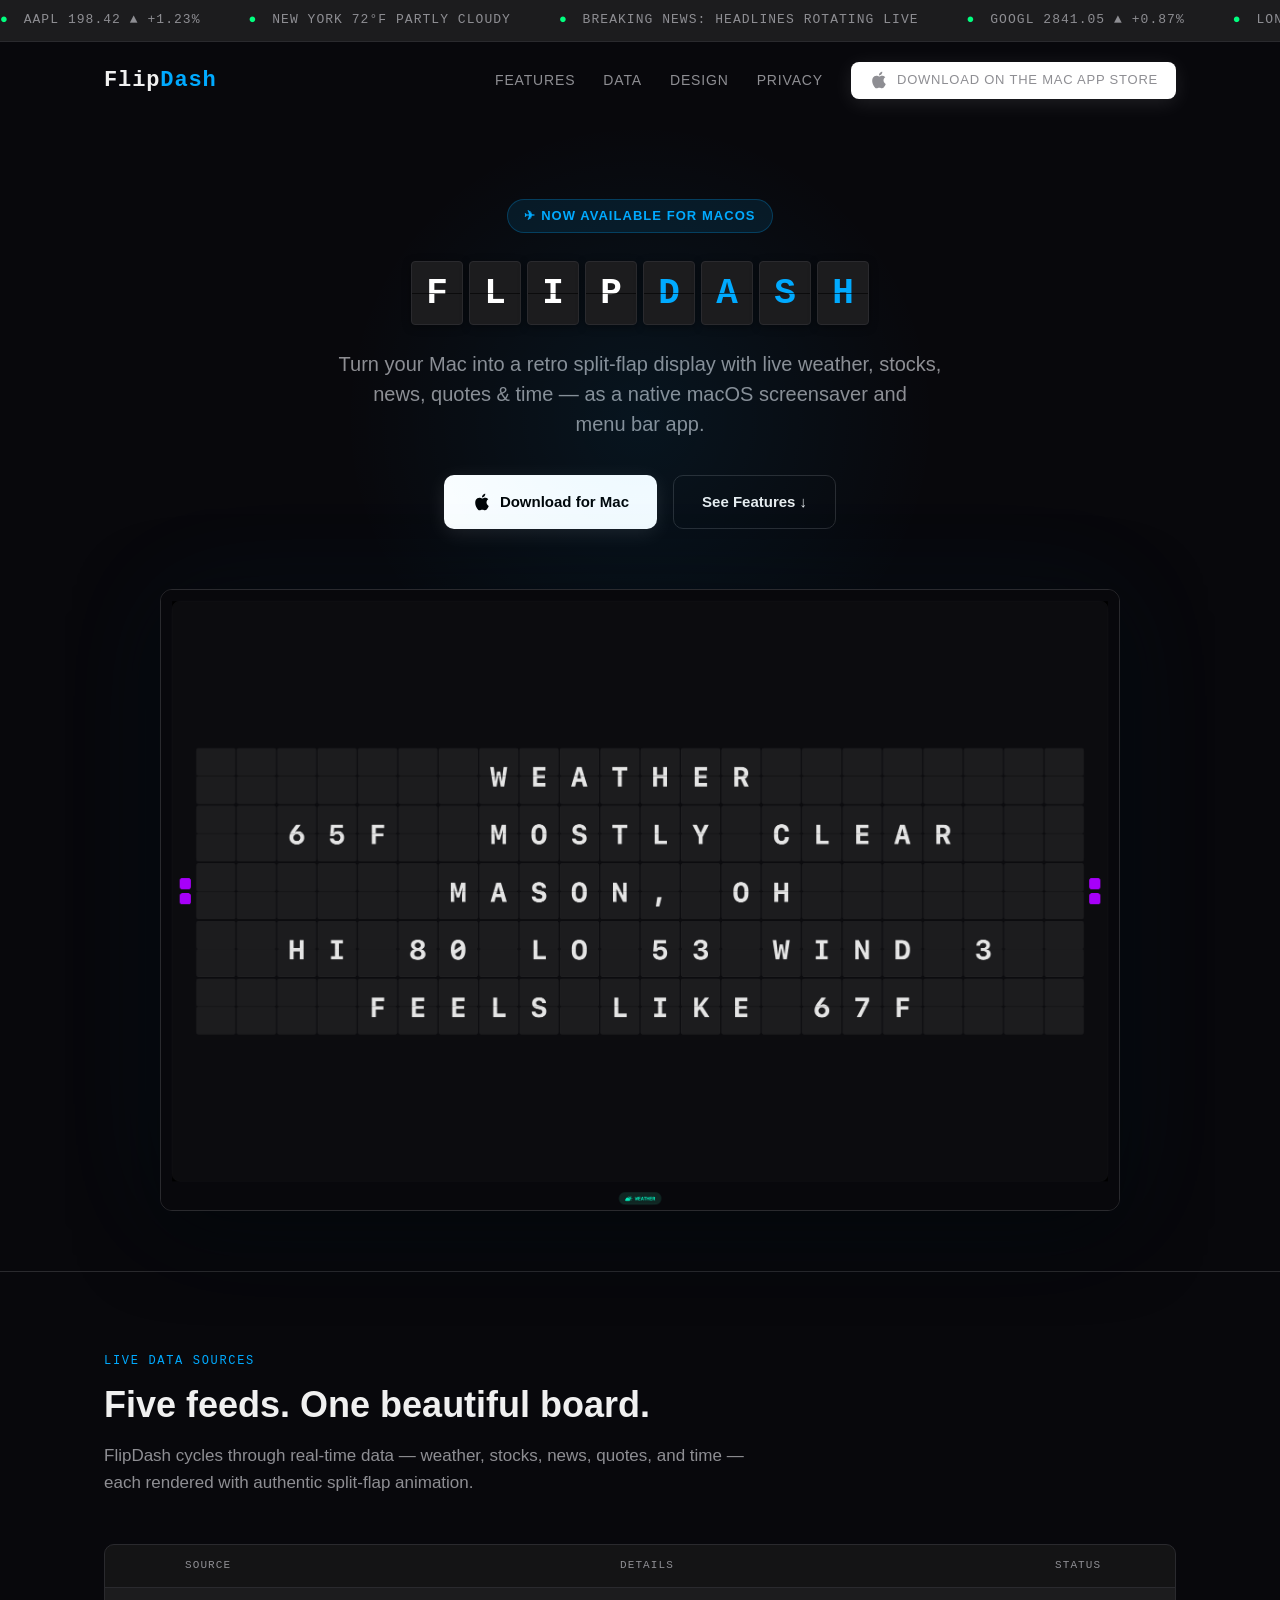
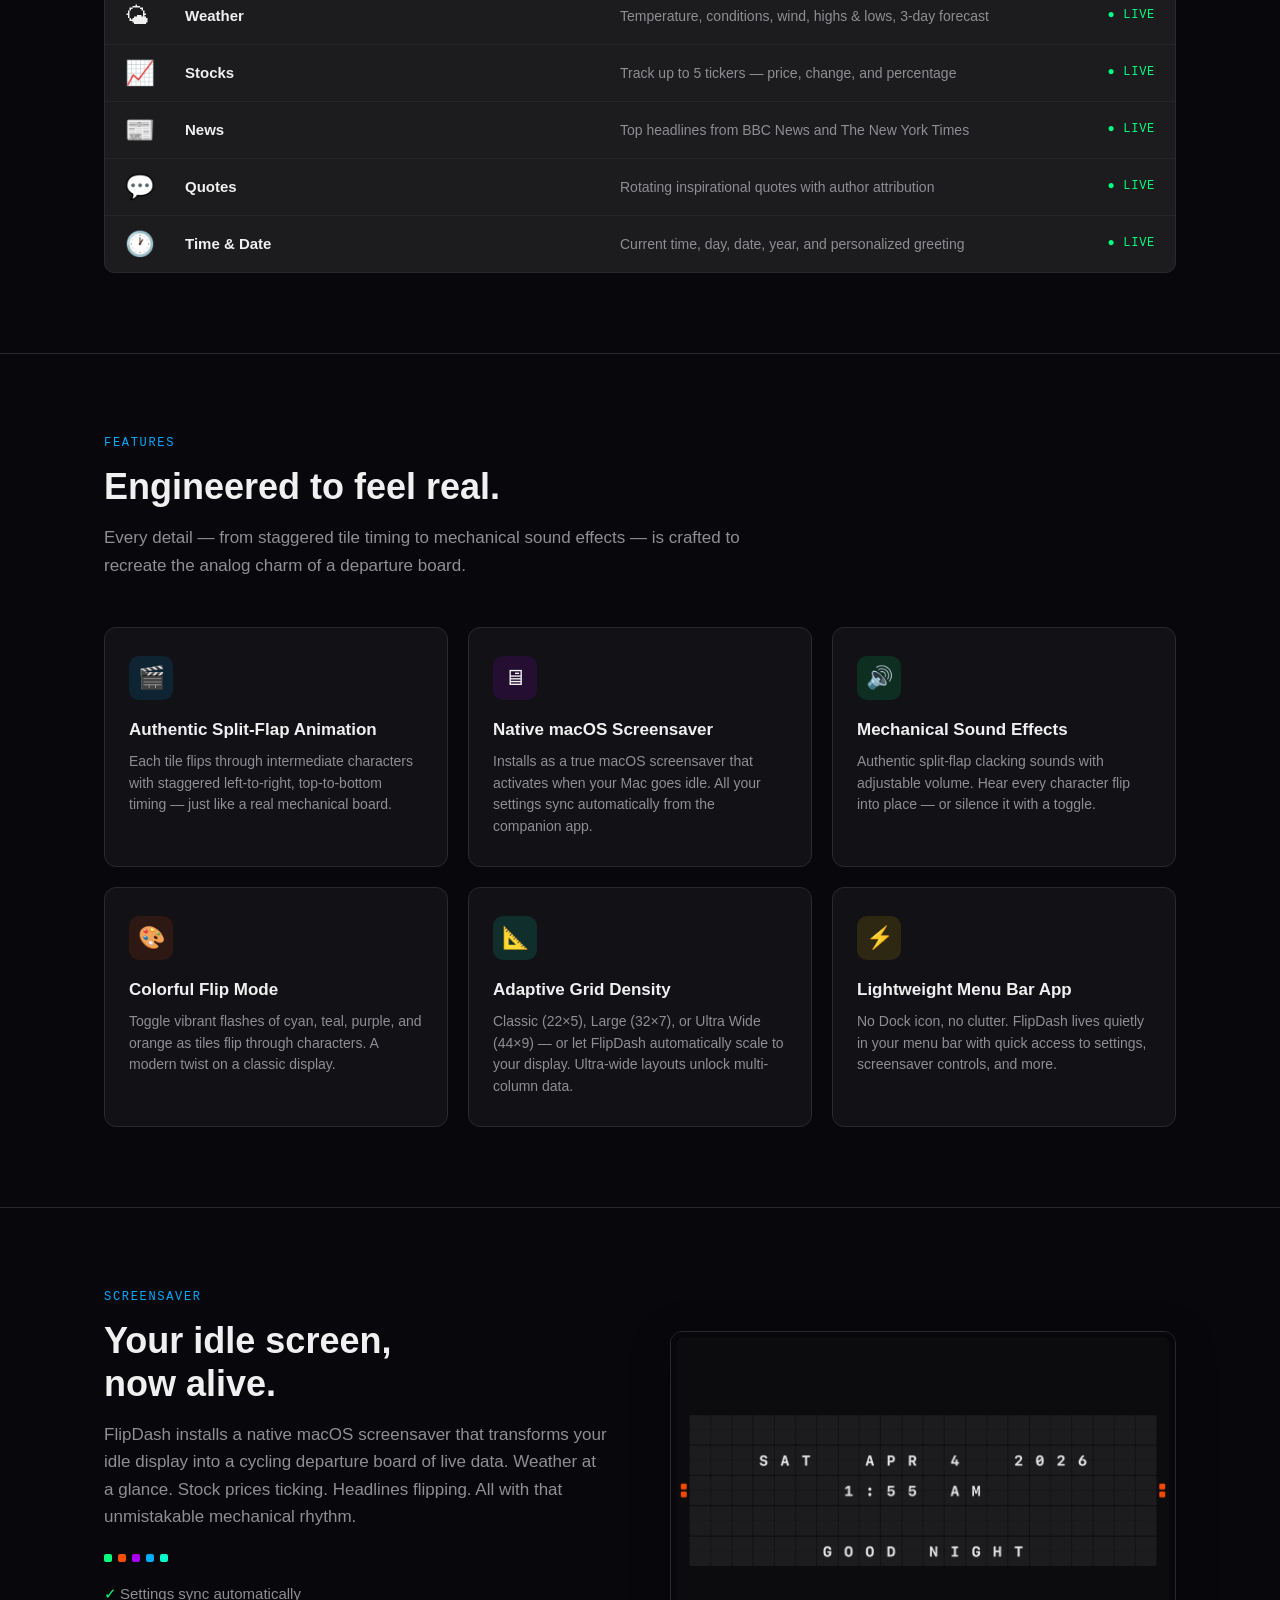
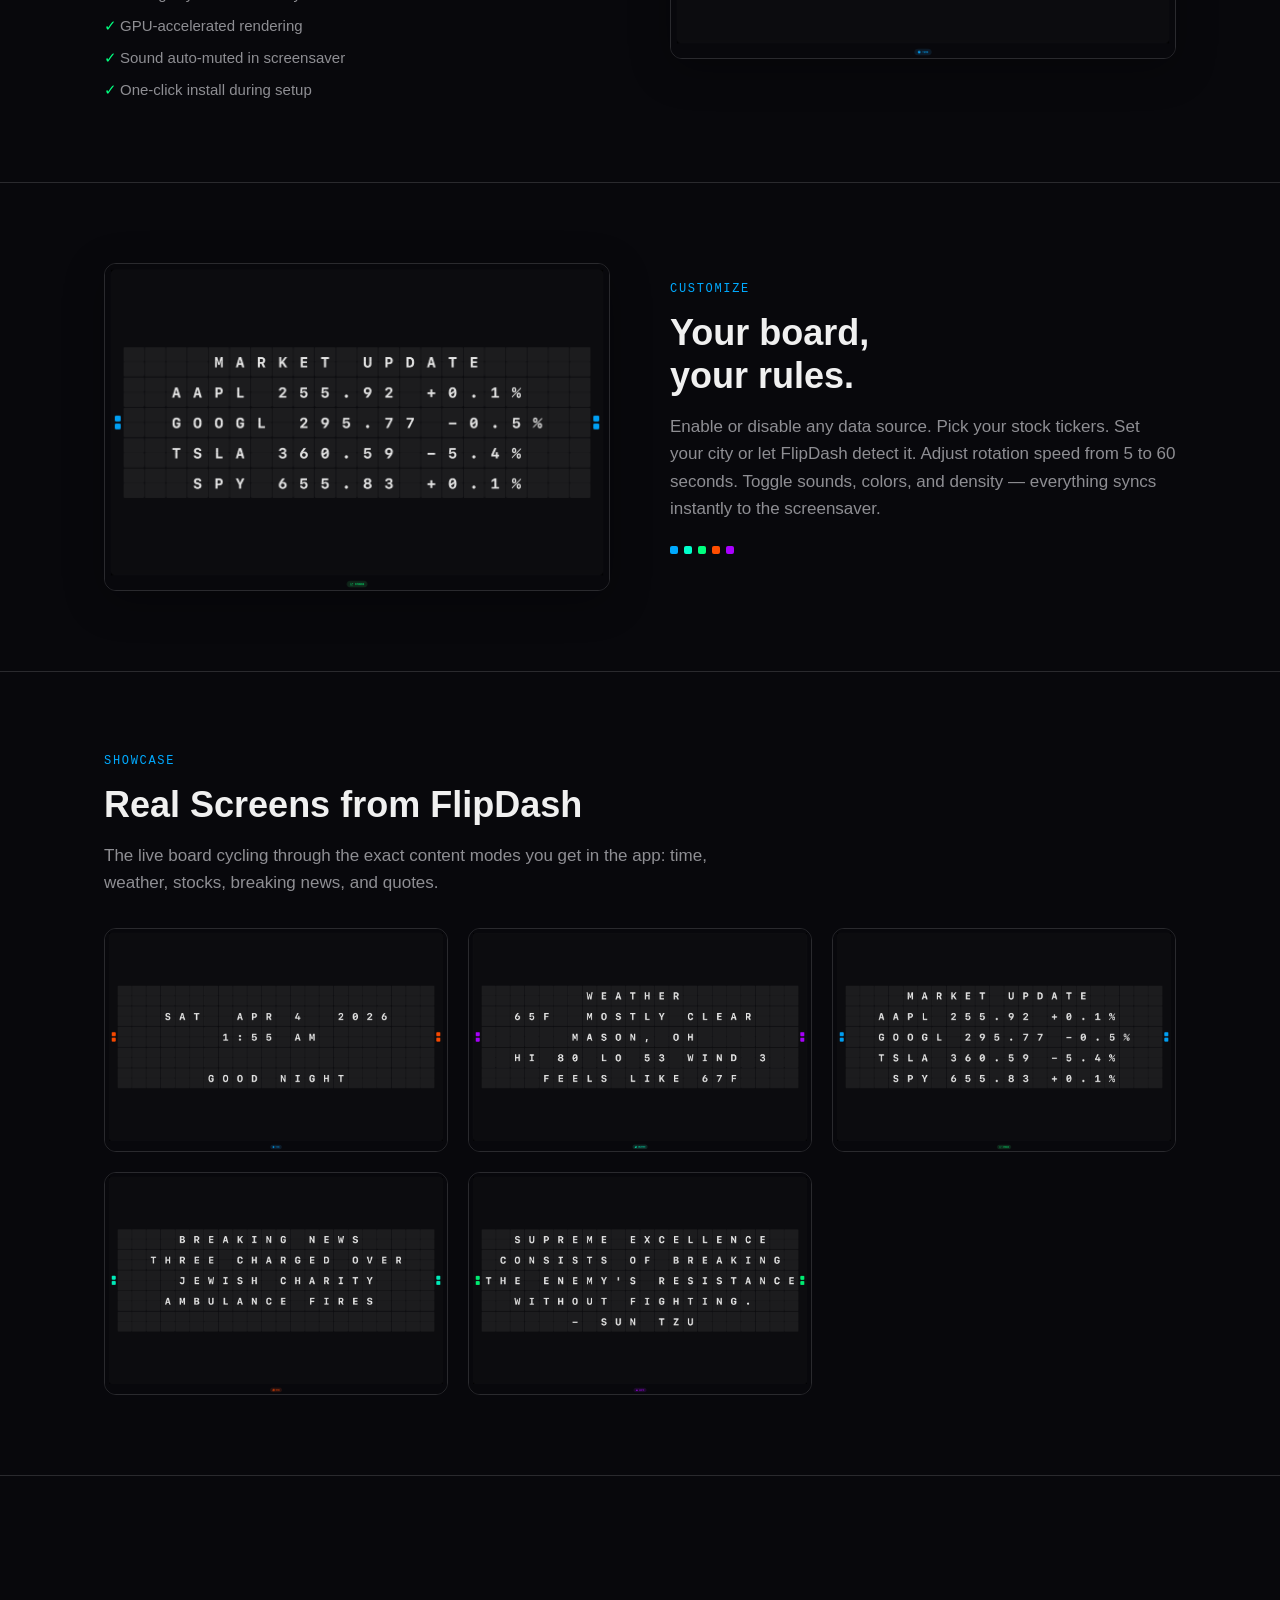
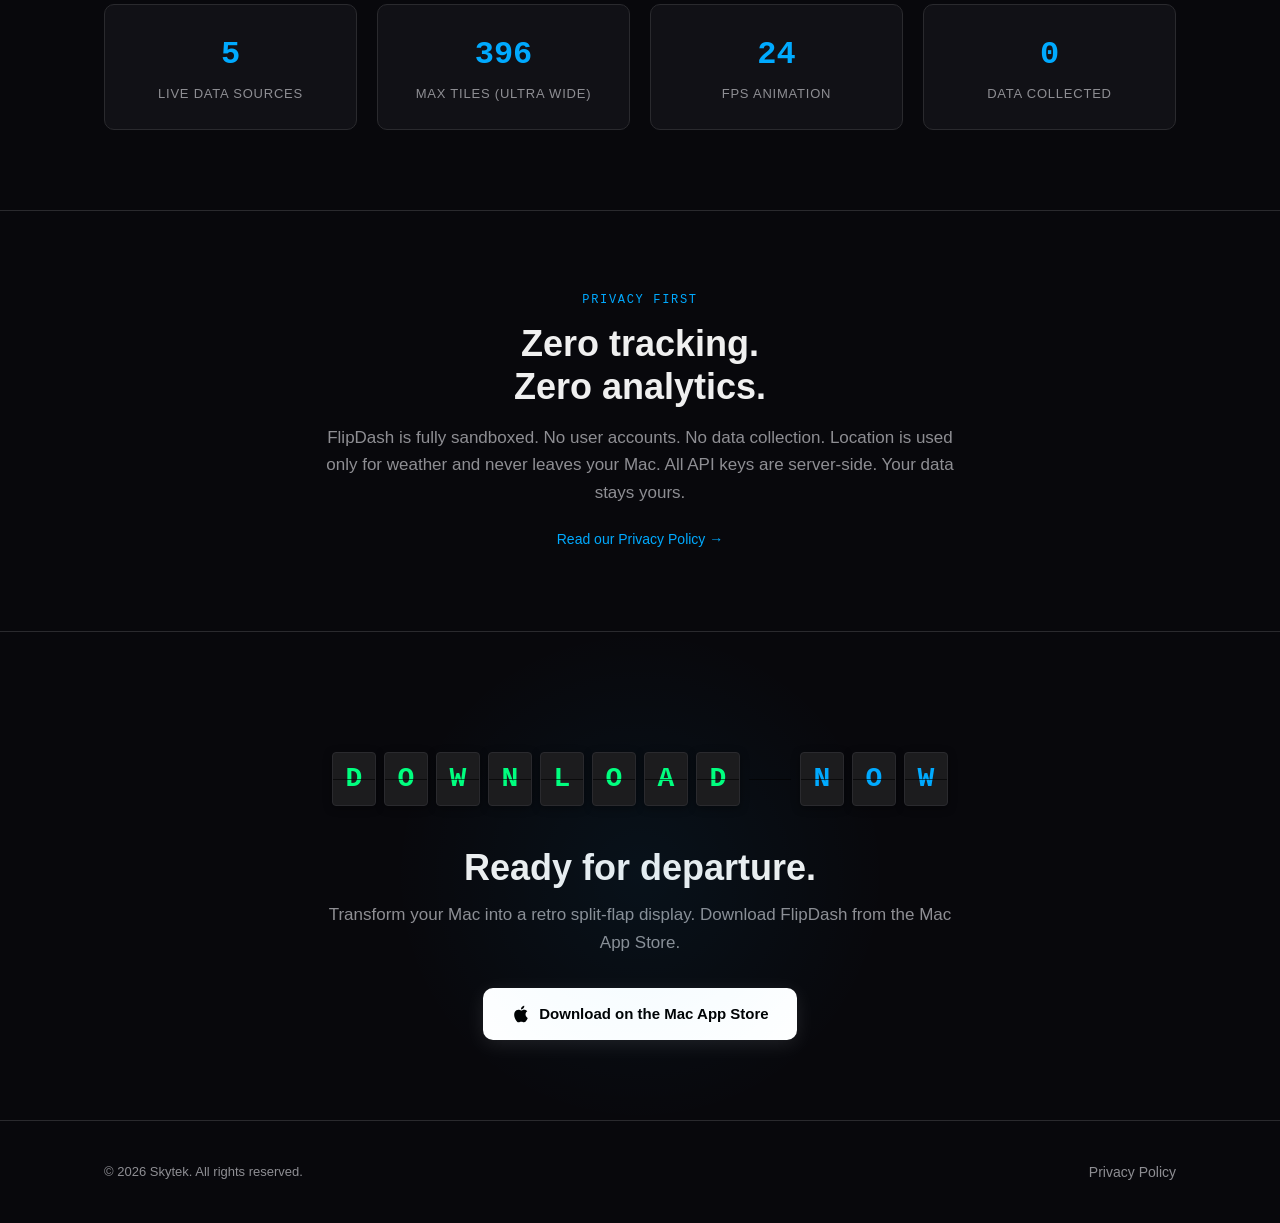
<file: index.html>
<!DOCTYPE html>
<html lang="en">
<head>
  <meta charset="UTF-8">
  <meta name="viewport" content="width=device-width, initial-scale=1.0">
  <title>FlipDash — Retro Split-Flap Display for Mac</title>
  <meta name="description" content="Transform your Mac into a stunning retro split-flap display with live weather, stocks, news, quotes & time. Native macOS screensaver and menu bar app.">
  <meta name="theme-color" content="#08080C">

  <!-- Open Graph -->
  <meta property="og:title" content="FlipDash — Retro Split-Flap Display for Mac">
  <meta property="og:description" content="Live weather, stocks, news, quotes & time — beautifully animated on a retro departure board. Native macOS screensaver.">
  <meta property="og:type" content="website">
  <!-- <meta property="og:image" content="images/og-image.png"> -->

  <link rel="stylesheet" href="style.css">
</head>
<body>

<!-- ====== Top Ticker Bar ====== -->
<div class="top-bar" aria-hidden="true">
  <div class="marquee">
    <span><span class="dot">●</span> AAPL 198.42 ▲ +1.23%</span>
    <span><span class="dot">●</span> NEW YORK  72°F  PARTLY CLOUDY</span>
    <span><span class="dot">●</span> BREAKING NEWS: HEADLINES ROTATING LIVE</span>
    <span><span class="dot">●</span> GOOGL 2841.05 ▲ +0.87%</span>
    <span><span class="dot">●</span> LONDON  18°C  OVERCAST</span>
    <span><span class="dot">●</span> "THE BEST TIME TO PLANT A TREE WAS 20 YEARS AGO" — PROVERB</span>
    <span><span class="dot">●</span> TSLA 412.30 ▲ +2.15%</span>
    <span><span class="dot">●</span> TOKYO  24°C  CLEAR SKY</span>
    <!-- duplicate for seamless loop -->
    <span><span class="dot">●</span> AAPL 198.42 ▲ +1.23%</span>
    <span><span class="dot">●</span> NEW YORK  72°F  PARTLY CLOUDY</span>
    <span><span class="dot">●</span> BREAKING NEWS: HEADLINES ROTATING LIVE</span>
    <span><span class="dot">●</span> GOOGL 2841.05 ▲ +0.87%</span>
    <span><span class="dot">●</span> LONDON  18°C  OVERCAST</span>
    <span><span class="dot">●</span> "THE BEST TIME TO PLANT A TREE WAS 20 YEARS AGO" — PROVERB</span>
    <span><span class="dot">●</span> TSLA 412.30 ▲ +2.15%</span>
    <span><span class="dot">●</span> TOKYO  24°C  CLEAR SKY</span>
  </div>
</div>

<!-- ====== Nav ====== -->
<header class="container">
  <nav class="site-nav">
    <div class="logo">Flip<span class="accent">Dash</span></div>
    <div class="nav-links">
      <a href="#features">Features</a>
      <a href="#data-sources">Data</a>
      <a href="#design">Design</a>
      <a href="privacy.html">Privacy</a>
      <!-- Replace # with your Mac App Store link -->
      <a href="#download" class="btn btn-primary btn-sm" style="padding:8px 18px;font-size:13px;border-radius:8px;">
        <svg viewBox="0 0 24 24" fill="currentColor"><path d="M18.71 19.5c-.83 1.24-1.71 2.45-3.05 2.47-1.34.03-1.77-.79-3.29-.79-1.53 0-2 .77-3.27.82-1.31.05-2.3-1.32-3.14-2.53C4.25 17 2.94 12.45 4.7 9.39c.87-1.52 2.43-2.48 4.12-2.51 1.28-.02 2.5.87 3.29.87.78 0 2.26-1.07 3.8-.91.65.03 2.47.26 3.64 1.98-.09.06-2.17 1.28-2.15 3.81.03 3.02 2.65 4.03 2.68 4.04-.03.07-.42 1.44-1.38 2.83M13 3.5c.73-.83 1.94-1.46 2.94-1.5.13 1.17-.34 2.35-1.04 3.19-.69.85-1.83 1.51-2.95 1.42-.15-1.15.41-2.35 1.05-3.11z"/></svg>
        Download on the Mac App Store
      </a>
    </div>
  </nav>
</header>

<!-- ====== Hero ====== -->
<section class="hero">
  <div class="container">
    <div class="hero-badge">✈ Now Available for macOS</div>

    <!-- Split-flap title: FLIPDASH -->
    <div class="flap-title" aria-label="FlipDash">
      <span class="flap-char">F</span>
      <span class="flap-char">L</span>
      <span class="flap-char">I</span>
      <span class="flap-char">P</span>
      <span class="flap-char" style="color:var(--cyan);">D</span>
      <span class="flap-char" style="color:var(--cyan);">A</span>
      <span class="flap-char" style="color:var(--cyan);">S</span>
      <span class="flap-char" style="color:var(--cyan);">H</span>
    </div>

    <p class="hero-sub">
      Turn your Mac into a retro split-flap display with live weather, stocks, news, quotes &amp; time — as a native macOS screensaver and menu&nbsp;bar&nbsp;app.
    </p>

    <div class="cta-group">
      <a href="#download" class="btn btn-primary">
        <svg viewBox="0 0 24 24" fill="currentColor" width="20" height="20"><path d="M18.71 19.5c-.83 1.24-1.71 2.45-3.05 2.47-1.34.03-1.77-.79-3.29-.79-1.53 0-2 .77-3.27.82-1.31.05-2.3-1.32-3.14-2.53C4.25 17 2.94 12.45 4.7 9.39c.87-1.52 2.43-2.48 4.12-2.51 1.28-.02 2.5.87 3.29.87.78 0 2.26-1.07 3.8-.91.65.03 2.47.26 3.64 1.98-.09.06-2.17 1.28-2.15 3.81.03 3.02 2.65 4.03 2.68 4.04-.03.07-.42 1.44-1.38 2.83M13 3.5c.73-.83 1.94-1.46 2.94-1.5.13 1.17-.34 2.35-1.04 3.19-.69.85-1.83 1.51-2.95 1.42-.15-1.15.41-2.35 1.05-3.11z"/></svg>
        Download for Mac
      </a>
      <a href="#features" class="btn btn-outline">See Features ↓</a>
    </div>

    <!-- Hero screenshot — replace placeholder with your actual screenshot -->
    <div class="hero-screenshot">
      <img src="images/screenshot-weather.png" alt="FlipDash screensaver showing weather data on a split-flap board">
    </div>
  </div>
</section>

<!-- ====== Data Sources (departure board style) ====== -->
<section id="data-sources">
  <div class="container">
    <div class="section-label">Live Data Sources</div>
    <h2 class="section-title">Five feeds. One beautiful board.</h2>
    <p class="section-desc">
      FlipDash cycles through real-time data — weather, stocks, news, quotes, and time — each rendered with authentic split-flap animation.
    </p>

    <div class="board">
      <div class="board-header">
        <span></span>
        <span>Source</span>
        <span>Details</span>
        <span>Status</span>
      </div>
      <div class="board-row">
        <span class="board-icon">🌤</span>
        <span class="board-source">Weather</span>
        <span class="board-detail">Temperature, conditions, wind, highs &amp; lows, 3-day forecast</span>
        <span class="board-status status-live">● LIVE</span>
      </div>
      <div class="board-row">
        <span class="board-icon">📈</span>
        <span class="board-source">Stocks</span>
        <span class="board-detail">Track up to 5 tickers — price, change, and percentage</span>
        <span class="board-status status-live">● LIVE</span>
      </div>
      <div class="board-row">
        <span class="board-icon">📰</span>
        <span class="board-source">News</span>
        <span class="board-detail">Top headlines from BBC News and The New York Times</span>
        <span class="board-status status-live">● LIVE</span>
      </div>
      <div class="board-row">
        <span class="board-icon">💬</span>
        <span class="board-source">Quotes</span>
        <span class="board-detail">Rotating inspirational quotes with author attribution</span>
        <span class="board-status status-live">● LIVE</span>
      </div>
      <div class="board-row">
        <span class="board-icon">🕐</span>
        <span class="board-source">Time &amp; Date</span>
        <span class="board-detail">Current time, day, date, year, and personalized greeting</span>
        <span class="board-status status-live">● LIVE</span>
      </div>
    </div>
  </div>
</section>

<!-- ====== Features ====== -->
<section id="features">
  <div class="container">
    <div class="section-label">Features</div>
    <h2 class="section-title">Engineered to feel real.</h2>
    <p class="section-desc">
      Every detail — from staggered tile timing to mechanical sound effects — is crafted to recreate the analog charm of a departure board.
    </p>

    <div class="features-grid">
      <div class="feature-card">
        <div class="feature-icon icon-cyan">🎬</div>
        <h3>Authentic Split-Flap Animation</h3>
        <p>Each tile flips through intermediate characters with staggered left-to-right, top-to-bottom timing — just like a real mechanical board.</p>
      </div>
      <div class="feature-card">
        <div class="feature-icon icon-purple">🖥</div>
        <h3>Native macOS Screensaver</h3>
        <p>Installs as a true macOS screensaver that activates when your Mac goes idle. All your settings sync automatically from the companion app.</p>
      </div>
      <div class="feature-card">
        <div class="feature-icon icon-green">🔊</div>
        <h3>Mechanical Sound Effects</h3>
        <p>Authentic split-flap clacking sounds with adjustable volume. Hear every character flip into place — or silence it with a toggle.</p>
      </div>
      <div class="feature-card">
        <div class="feature-icon icon-orange">🎨</div>
        <h3>Colorful Flip Mode</h3>
        <p>Toggle vibrant flashes of cyan, teal, purple, and orange as tiles flip through characters. A modern twist on a classic display.</p>
      </div>
      <div class="feature-card">
        <div class="feature-icon icon-teal">📐</div>
        <h3>Adaptive Grid Density</h3>
        <p>Classic (22×5), Large (32×7), or Ultra Wide (44×9) — or let FlipDash automatically scale to your display. Ultra-wide layouts unlock multi-column data.</p>
      </div>
      <div class="feature-card">
        <div class="feature-icon icon-yellow">⚡</div>
        <h3>Lightweight Menu Bar App</h3>
        <p>No Dock icon, no clutter. FlipDash lives quietly in your menu bar with quick access to settings, screensaver controls, and more.</p>
      </div>
    </div>
  </div>
</section>

<!-- ====== Screensaver Section ====== -->
<section id="design">
  <div class="container">
    <div class="split">
      <div>
        <div class="section-label">Screensaver</div>
        <h2 class="section-title">Your idle screen,<br>now alive.</h2>
        <p class="section-desc" style="margin-bottom:24px;">
          FlipDash installs a native macOS screensaver that transforms your idle display into a cycling departure board of live data. Weather at a glance. Stock prices ticking. Headlines flipping. All with that unmistakable mechanical rhythm.
        </p>
        <div class="accent-strip" aria-hidden="true">
          <span style="background:var(--green);"></span>
          <span style="background:var(--orange);"></span>
          <span style="background:var(--purple);"></span>
          <span style="background:var(--cyan);"></span>
          <span style="background:var(--teal);"></span>
        </div>
        <ul style="list-style:none;padding:0;">
          <li style="color:var(--text-dim);font-size:15px;margin-bottom:8px;padding-left:16px;position:relative;">
            <span style="position:absolute;left:0;color:var(--green);">✓</span> Settings sync automatically
          </li>
          <li style="color:var(--text-dim);font-size:15px;margin-bottom:8px;padding-left:16px;position:relative;">
            <span style="position:absolute;left:0;color:var(--green);">✓</span> GPU-accelerated rendering
          </li>
          <li style="color:var(--text-dim);font-size:15px;margin-bottom:8px;padding-left:16px;position:relative;">
            <span style="position:absolute;left:0;color:var(--green);">✓</span> Sound auto-muted in screensaver
          </li>
          <li style="color:var(--text-dim);font-size:15px;padding-left:16px;position:relative;">
            <span style="position:absolute;left:0;color:var(--green);">✓</span> One-click install during setup
          </li>
        </ul>
      </div>
      <div class="split-visual">
        <img src="images/screenshot-time.png" alt="FlipDash screensaver showing time and date">
      </div>
    </div>
  </div>
</section>

<!-- ====== Customization ====== -->
<section>
  <div class="container">
    <div class="split" style="direction:rtl;">
      <div style="direction:ltr;">
        <div class="section-label">Customize</div>
        <h2 class="section-title">Your board,<br>your rules.</h2>
        <p class="section-desc" style="margin-bottom:24px;">
          Enable or disable any data source. Pick your stock tickers. Set your city or let FlipDash detect it. Adjust rotation speed from 5 to 60 seconds. Toggle sounds, colors, and density — everything syncs instantly to the screensaver.
        </p>
        <div class="accent-strip" aria-hidden="true">
          <span style="background:var(--cyan);"></span>
          <span style="background:var(--teal);"></span>
          <span style="background:var(--green);"></span>
          <span style="background:var(--orange);"></span>
          <span style="background:var(--purple);"></span>
        </div>
      </div>
      <div class="split-visual" style="direction:ltr;">
        <img src="images/screenshot-stocks.png" alt="FlipDash split-flap board showing stock updates">
      </div>
    </div>
  </div>
</section>

<!-- ====== Screenshot Gallery ====== -->
<section>
  <div class="container">
    <div class="section-label">Showcase</div>
    <h2 class="section-title">Real Screens from FlipDash</h2>
    <p class="section-desc">
      The live board cycling through the exact content modes you get in the app: time, weather, stocks, breaking news, and quotes.
    </p>

    <div class="features-grid" style="margin-top:32px;">
      <div class="feature-card" style="padding:0;overflow:hidden;">
        <img src="images/screenshot-time.png" alt="FlipDash time and greeting screen">
      </div>
      <div class="feature-card" style="padding:0;overflow:hidden;">
        <img src="images/screenshot-weather.png" alt="FlipDash weather screen">
      </div>
      <div class="feature-card" style="padding:0;overflow:hidden;">
        <img src="images/screenshot-stocks.png" alt="FlipDash stocks screen">
      </div>
      <div class="feature-card" style="padding:0;overflow:hidden;">
        <img src="images/screenshot-news.png" alt="FlipDash news headlines screen">
      </div>
      <div class="feature-card" style="padding:0;overflow:hidden;">
        <img src="images/screenshot-quotes.png" alt="FlipDash quotes screen">
      </div>
    </div>
  </div>
</section>

<!-- ====== Stats ====== -->
<section>
  <div class="container">
    <div class="stats">
      <div class="stat">
        <div class="stat-value">5</div>
        <div class="stat-label">Live Data Sources</div>
      </div>
      <div class="stat">
        <div class="stat-value">396</div>
        <div class="stat-label">Max Tiles (Ultra Wide)</div>
      </div>
      <div class="stat">
        <div class="stat-value">24</div>
        <div class="stat-label">FPS Animation</div>
      </div>
      <div class="stat">
        <div class="stat-value">0</div>
        <div class="stat-label">Data Collected</div>
      </div>
    </div>
  </div>
</section>

<!-- ====== Privacy Callout ====== -->
<section>
  <div class="container">
    <div style="text-align:center; max-width:640px; margin:0 auto;">
      <div class="section-label" style="text-align:center;">Privacy First</div>
      <h2 class="section-title" style="text-align:center;">Zero tracking.<br>Zero analytics.</h2>
      <p class="section-desc" style="text-align:center; margin:0 auto;">
        FlipDash is fully sandboxed. No user accounts. No data collection. Location is used only for weather and never leaves your Mac. All API keys are server-side. Your data stays yours.
      </p>
      <p style="margin-top:20px;">
        <a href="privacy.html" style="font-size:14px;color:var(--cyan);">Read our Privacy Policy →</a>
      </p>
    </div>
  </div>
</section>

<!-- ====== Final CTA ====== -->
<section class="cta-banner" id="download">
  <div class="container">
    <div class="flip-demo" aria-hidden="true">
      <span class="flap-char" style="color:var(--green);">D</span>
      <span class="flap-char" style="color:var(--green);">O</span>
      <span class="flap-char" style="color:var(--green);">W</span>
      <span class="flap-char" style="color:var(--green);">N</span>
      <span class="flap-char" style="color:var(--green);">L</span>
      <span class="flap-char" style="color:var(--green);">O</span>
      <span class="flap-char" style="color:var(--green);">A</span>
      <span class="flap-char" style="color:var(--green);">D</span>
      <span class="flap-char space"></span>
      <span class="flap-char" style="color:var(--cyan);">N</span>
      <span class="flap-char" style="color:var(--cyan);">O</span>
      <span class="flap-char" style="color:var(--cyan);">W</span>
    </div>

    <h2 class="section-title">Ready for departure.</h2>
    <p class="section-desc">
      Transform your Mac into a retro split-flap display. Download FlipDash from the Mac App Store.
    </p>
    <div class="cta-group">
      <!-- Replace # with your Mac App Store link -->
      <a href="#" class="btn btn-primary">
        <svg viewBox="0 0 24 24" fill="currentColor" width="20" height="20"><path d="M18.71 19.5c-.83 1.24-1.71 2.45-3.05 2.47-1.34.03-1.77-.79-3.29-.79-1.53 0-2 .77-3.27.82-1.31.05-2.3-1.32-3.14-2.53C4.25 17 2.94 12.45 4.7 9.39c.87-1.52 2.43-2.48 4.12-2.51 1.28-.02 2.5.87 3.29.87.78 0 2.26-1.07 3.8-.91.65.03 2.47.26 3.64 1.98-.09.06-2.17 1.28-2.15 3.81.03 3.02 2.65 4.03 2.68 4.04-.03.07-.42 1.44-1.38 2.83M13 3.5c.73-.83 1.94-1.46 2.94-1.5.13 1.17-.34 2.35-1.04 3.19-.69.85-1.83 1.51-2.95 1.42-.15-1.15.41-2.35 1.05-3.11z"/></svg>
        Download on the Mac App Store
      </a>
    </div>
  </div>
</section>

<!-- ====== Footer ====== -->
<footer>
  <div class="container">
    <div class="footer-inner">
      <div class="footer-copy">© 2026 Skytek. All rights reserved.</div>
      <div class="footer-links">
        <a href="privacy.html">Privacy Policy</a>
      </div>
    </div>
  </div>
</footer>

<script type="text/javascript">
    window.doorbellOptions = {
        "id": "14679",
        "appKey": "h3DoKgrJiIfwWoEUzotevNgvV6VljNT7G2W1P3FzHYqv9N8RBygwTGoxZ9gQVYta"
    };
    (function(w, d, t) {
        var hasLoaded = false;
        function l() { if (hasLoaded) { return; } hasLoaded = true; window.doorbellOptions.windowLoaded = true; var g = d.createElement(t);g.id = 'doorbellScript';g.type = 'text/javascript';g.crossorigin = 'anonymous';g.async = true;g.src = 'https://embed.doorbell.io/button/'+window.doorbellOptions['id']+'?t='+(new Date().getTime());(d.getElementsByTagName('head')[0]||d.getElementsByTagName('body')[0]).appendChild(g); }
        if (w.attachEvent) { w.attachEvent('onload', l); } else if (w.addEventListener) { w.addEventListener('load', l, false); } else { l(); }
        if (d.readyState == 'complete') { l(); }
    }(window, document, 'script'));
</script>

</body>
</html>
</file>
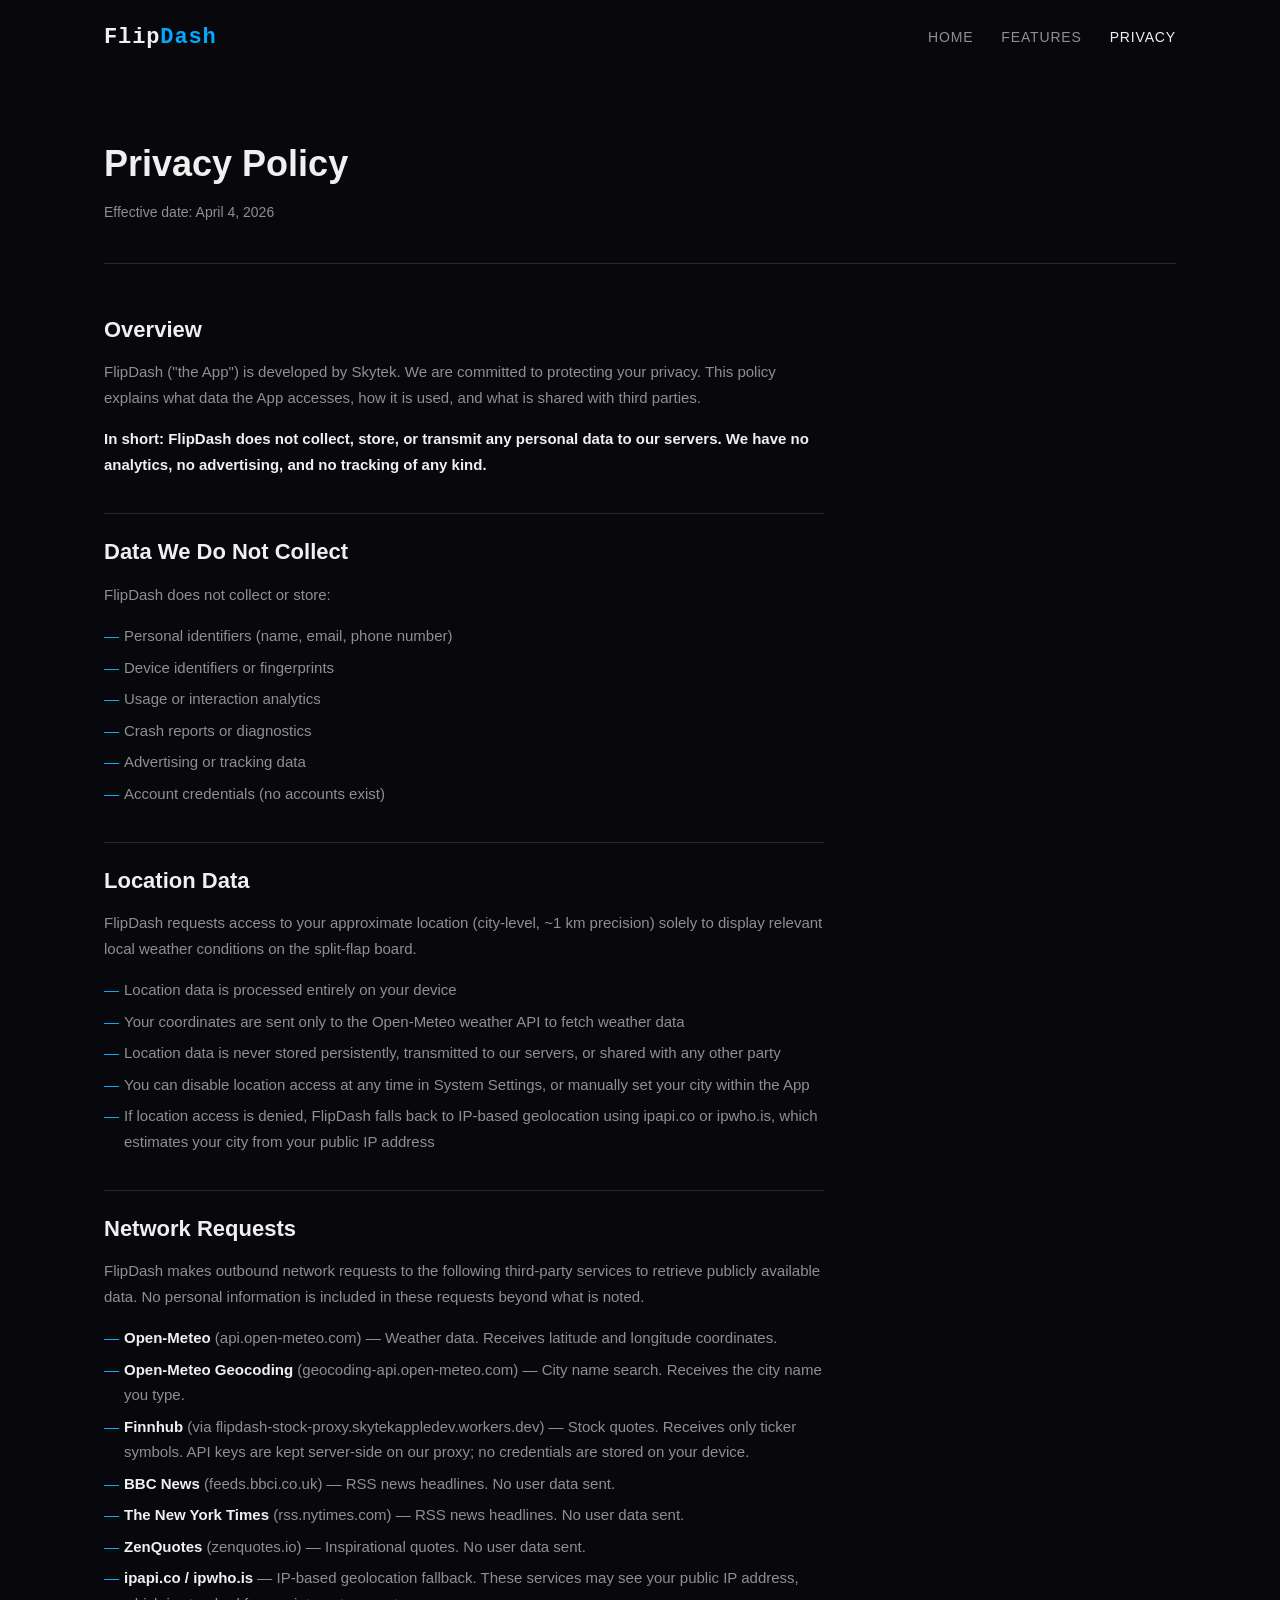
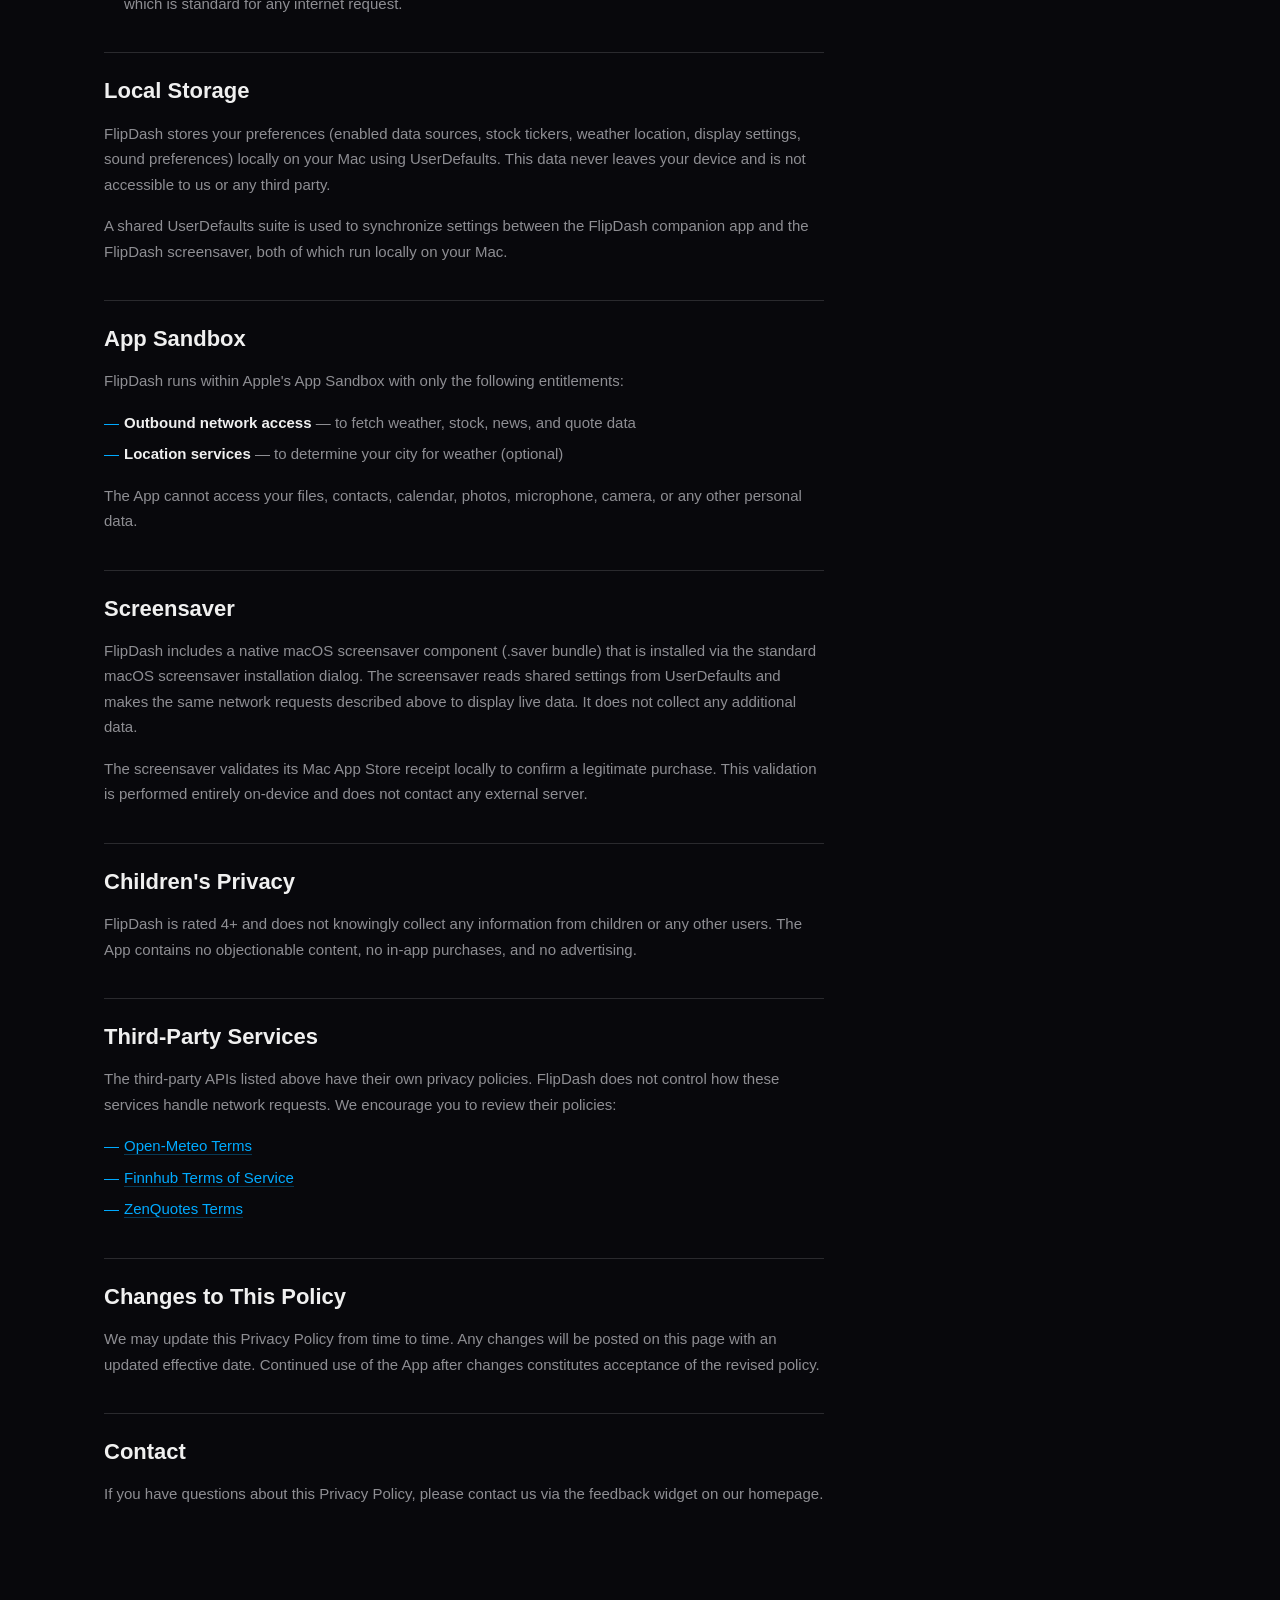
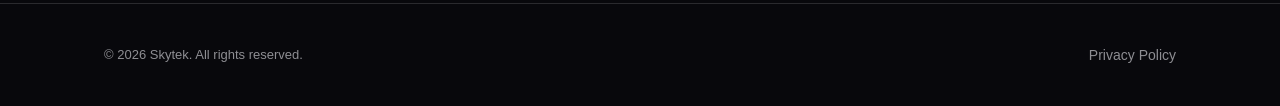
<file: privacy.html>
<!DOCTYPE html>
<html lang="en">
<head>
  <meta charset="UTF-8">
  <meta name="viewport" content="width=device-width, initial-scale=1.0">
  <title>Privacy Policy — FlipDash</title>
  <meta name="description" content="FlipDash privacy policy. We do not collect, store, or transmit any personal data.">
  <meta name="theme-color" content="#08080C">
  <link rel="stylesheet" href="style.css">
</head>
<body>

<!-- ====== Nav ====== -->
<header class="container">
  <nav class="site-nav">
    <a href="index.html" class="logo">Flip<span class="accent">Dash</span></a>
    <div class="nav-links">
      <a href="index.html">Home</a>
      <a href="index.html#features">Features</a>
      <a href="privacy.html" style="color:var(--text);">Privacy</a>
    </div>
  </nav>
</header>

<!-- ====== Page Header ====== -->
<div class="container">
  <div class="page-header">
    <h1>Privacy Policy</h1>
    <p class="date">Effective date: April 4, 2026</p>
  </div>
</div>

<!-- ====== Content ====== -->
<div class="container">
  <div class="prose">

    <h2>Overview</h2>
    <p>
      FlipDash ("the App") is developed by Skytek. We are committed to protecting your privacy. This policy explains what data the App accesses, how it is used, and what is shared with third parties.
    </p>
    <p>
      <strong>In short: FlipDash does not collect, store, or transmit any personal data to our servers. We have no analytics, no advertising, and no tracking of any kind.</strong>
    </p>

    <h2>Data We Do Not Collect</h2>
    <p>FlipDash does not collect or store:</p>
    <ul>
      <li>Personal identifiers (name, email, phone number)</li>
      <li>Device identifiers or fingerprints</li>
      <li>Usage or interaction analytics</li>
      <li>Crash reports or diagnostics</li>
      <li>Advertising or tracking data</li>
      <li>Account credentials (no accounts exist)</li>
    </ul>

    <h2>Location Data</h2>
    <p>
      FlipDash requests access to your approximate location (city-level, ~1 km precision) solely to display relevant local weather conditions on the split-flap board.
    </p>
    <ul>
      <li>Location data is processed entirely on your device</li>
      <li>Your coordinates are sent only to the Open-Meteo weather API to fetch weather data</li>
      <li>Location data is never stored persistently, transmitted to our servers, or shared with any other party</li>
      <li>You can disable location access at any time in System Settings, or manually set your city within the App</li>
      <li>If location access is denied, FlipDash falls back to IP-based geolocation using ipapi.co or ipwho.is, which estimates your city from your public IP address</li>
    </ul>

    <h2>Network Requests</h2>
    <p>
      FlipDash makes outbound network requests to the following third-party services to retrieve publicly available data. No personal information is included in these requests beyond what is noted.
    </p>
    <ul>
      <li><strong>Open-Meteo</strong> (api.open-meteo.com) — Weather data. Receives latitude and longitude coordinates.</li>
      <li><strong>Open-Meteo Geocoding</strong> (geocoding-api.open-meteo.com) — City name search. Receives the city name you type.</li>
      <li><strong>Finnhub</strong> (via flipdash-stock-proxy.skytekappledev.workers.dev) — Stock quotes. Receives only ticker symbols. API keys are kept server-side on our proxy; no credentials are stored on your device.</li>
      <li><strong>BBC News</strong> (feeds.bbci.co.uk) — RSS news headlines. No user data sent.</li>
      <li><strong>The New York Times</strong> (rss.nytimes.com) — RSS news headlines. No user data sent.</li>
      <li><strong>ZenQuotes</strong> (zenquotes.io) — Inspirational quotes. No user data sent.</li>
      <li><strong>ipapi.co / ipwho.is</strong> — IP-based geolocation fallback. These services may see your public IP address, which is standard for any internet request.</li>
    </ul>

    <h2>Local Storage</h2>
    <p>
      FlipDash stores your preferences (enabled data sources, stock tickers, weather location, display settings, sound preferences) locally on your Mac using UserDefaults. This data never leaves your device and is not accessible to us or any third party.
    </p>
    <p>
      A shared UserDefaults suite is used to synchronize settings between the FlipDash companion app and the FlipDash screensaver, both of which run locally on your Mac.
    </p>

    <h2>App Sandbox</h2>
    <p>
      FlipDash runs within Apple's App Sandbox with only the following entitlements:
    </p>
    <ul>
      <li><strong>Outbound network access</strong> — to fetch weather, stock, news, and quote data</li>
      <li><strong>Location services</strong> — to determine your city for weather (optional)</li>
    </ul>
    <p>
      The App cannot access your files, contacts, calendar, photos, microphone, camera, or any other personal data.
    </p>

    <h2>Screensaver</h2>
    <p>
      FlipDash includes a native macOS screensaver component (.saver bundle) that is installed via the standard macOS screensaver installation dialog. The screensaver reads shared settings from UserDefaults and makes the same network requests described above to display live data. It does not collect any additional data.
    </p>
    <p>
      The screensaver validates its Mac App Store receipt locally to confirm a legitimate purchase. This validation is performed entirely on-device and does not contact any external server.
    </p>

    <h2>Children's Privacy</h2>
    <p>
      FlipDash is rated 4+ and does not knowingly collect any information from children or any other users. The App contains no objectionable content, no in-app purchases, and no advertising.
    </p>

    <h2>Third-Party Services</h2>
    <p>
      The third-party APIs listed above have their own privacy policies. FlipDash does not control how these services handle network requests. We encourage you to review their policies:
    </p>
    <ul>
      <li><a href="https://open-meteo.com/en/terms" target="_blank" rel="noopener">Open-Meteo Terms</a></li>
      <li><a href="https://finnhub.io/terms-of-service" target="_blank" rel="noopener">Finnhub Terms of Service</a></li>
      <li><a href="https://zenquotes.io/terms" target="_blank" rel="noopener">ZenQuotes Terms</a></li>
    </ul>

    <h2>Changes to This Policy</h2>
    <p>
      We may update this Privacy Policy from time to time. Any changes will be posted on this page with an updated effective date. Continued use of the App after changes constitutes acceptance of the revised policy.
    </p>

    <h2>Contact</h2>
    <p>
      If you have questions about this Privacy Policy, please contact us via the feedback widget on our homepage.
    </p>

  </div>
</div>

<!-- ====== Footer ====== -->
<footer>
  <div class="container">
    <div class="footer-inner">
      <div class="footer-copy">© 2026 Skytek. All rights reserved.</div>
      <div class="footer-links">
        <a href="privacy.html">Privacy Policy</a>
      </div>
    </div>
  </div>
</footer>

<script type="text/javascript">
    window.doorbellOptions = {
        "id": "14679",
        "appKey": "h3DoKgrJiIfwWoEUzotevNgvV6VljNT7G2W1P3FzHYqv9N8RBygwTGoxZ9gQVYta"
    };
    (function(w, d, t) {
        var hasLoaded = false;
        function l() { if (hasLoaded) { return; } hasLoaded = true; window.doorbellOptions.windowLoaded = true; var g = d.createElement(t);g.id = 'doorbellScript';g.type = 'text/javascript';g.crossorigin = 'anonymous';g.async = true;g.src = 'https://embed.doorbell.io/button/'+window.doorbellOptions['id']+'?t='+(new Date().getTime());(d.getElementsByTagName('head')[0]||d.getElementsByTagName('body')[0]).appendChild(g); }
        if (w.attachEvent) { w.attachEvent('onload', l); } else if (w.addEventListener) { w.addEventListener('load', l, false); } else { l(); }
        if (d.readyState == 'complete') { l(); }
    }(window, document, 'script'));
</script>

</body>
</html>
</file>
<file: style.css>
/* ============================================================
   FlipDash — Airport-Themed Marketing Site
   ============================================================ */

/* --- Reset & Base --- */
*, *::before, *::after { box-sizing: border-box; margin: 0; padding: 0; }

:root {
  --bg:        #08080C;
  --bg-card:   #111116;
  --bg-tile:   #1C1C1E;
  --border:    #2A2A2E;
  --text:      #F0F0F0;
  --text-dim:  #8E8E93;
  --cyan:      #00AAFF;
  --teal:      #00FFCC;
  --green:     #00FF7F;
  --orange:    #FF4D00;
  --purple:    #AA00FF;
  --red:       #FF2D00;
  --yellow:    #FFCC00;
  --mono:      'SF Mono', 'Fira Code', 'JetBrains Mono', 'Cascadia Code', 'Consolas', monospace;
  --sans:      -apple-system, BlinkMacSystemFont, 'Inter', 'Segoe UI', Helvetica, Arial, sans-serif;
  --max-w:     1120px;
}

html { scroll-behavior: smooth; }

body {
  font-family: var(--sans);
  background: var(--bg);
  color: var(--text);
  line-height: 1.6;
  -webkit-font-smoothing: antialiased;
  overflow-x: hidden;
}

a { color: var(--cyan); text-decoration: none; transition: color .2s; }
a:hover { color: var(--teal); }

img { max-width: 100%; height: auto; display: block; }

/* --- Utility --- */
.container { max-width: var(--max-w); margin: 0 auto; padding: 0 24px; }
.sr-only { position: absolute; width: 1px; height: 1px; overflow: hidden; clip: rect(0,0,0,0); }

/* --- Top Bar (airport ticker strip) --- */
.top-bar {
  background: var(--bg-tile);
  border-bottom: 1px solid var(--border);
  padding: 10px 0;
  font-family: var(--mono);
  font-size: 13px;
  letter-spacing: .08em;
  color: var(--text-dim);
  text-transform: uppercase;
  overflow: hidden;
}
.top-bar .marquee {
  display: flex;
  gap: 48px;
  animation: marquee 30s linear infinite;
  white-space: nowrap;
}
.top-bar .marquee span { flex-shrink: 0; }
.top-bar .dot { color: var(--green); margin-right: 6px; }

@keyframes marquee {
  0%   { transform: translateX(0); }
  100% { transform: translateX(-50%); }
}

/* --- Nav --- */
.site-nav {
  display: flex;
  align-items: center;
  justify-content: space-between;
  padding: 20px 0;
}
.site-nav .logo {
  font-family: var(--mono);
  font-size: 22px;
  font-weight: 700;
  color: var(--text);
  letter-spacing: .04em;
}
.site-nav .logo .accent { color: var(--cyan); }
.nav-links { display: flex; gap: 28px; align-items: center; }
.nav-links a { font-size: 14px; font-weight: 500; color: var(--text-dim); text-transform: uppercase; letter-spacing: .06em; }
.nav-links a:hover { color: var(--text); }

/* --- Hero --- */
.hero {
  text-align: center;
  padding: 80px 0 60px;
  position: relative;
}
.hero::before {
  content: '';
  position: absolute;
  top: 0; left: 50%;
  transform: translateX(-50%);
  width: 600px; height: 600px;
  background: radial-gradient(circle, rgba(0,170,255,.08) 0%, transparent 70%);
  pointer-events: none;
}

.hero-badge {
  display: inline-flex;
  align-items: center;
  gap: 8px;
  background: rgba(0,170,255,.1);
  border: 1px solid rgba(0,170,255,.25);
  border-radius: 100px;
  padding: 6px 16px;
  font-size: 13px;
  font-weight: 600;
  color: var(--cyan);
  text-transform: uppercase;
  letter-spacing: .08em;
  margin-bottom: 28px;
}

/* --- Split-flap title --- */
.flap-title {
  display: flex;
  justify-content: center;
  flex-wrap: wrap;
  gap: 6px;
  margin-bottom: 24px;
}
.flap-char {
  display: inline-flex;
  align-items: center;
  justify-content: center;
  width: 52px; height: 64px;
  background: var(--bg-tile);
  border: 1px solid var(--border);
  border-radius: 4px;
  font-family: var(--mono);
  font-size: 36px;
  font-weight: 700;
  color: #fff;
  position: relative;
  box-shadow: 0 2px 8px rgba(0,0,0,.4);
}
.flap-char::after {
  content: '';
  position: absolute;
  left: 0; right: 0;
  top: 50%;
  height: 1px;
  background: rgba(0,0,0,.6);
}
.flap-char.space { background: transparent; border-color: transparent; box-shadow: none; width: 20px; }

.hero-sub {
  font-size: 20px;
  color: var(--text-dim);
  max-width: 620px;
  margin: 0 auto 36px;
  line-height: 1.5;
}

/* --- CTA buttons --- */
.cta-group { display: flex; justify-content: center; gap: 16px; flex-wrap: wrap; }

.btn {
  display: inline-flex;
  align-items: center;
  gap: 8px;
  padding: 14px 28px;
  border-radius: 10px;
  font-size: 15px;
  font-weight: 600;
  border: none;
  cursor: pointer;
  transition: transform .15s, box-shadow .2s;
}
.btn:hover { transform: translateY(-1px); }

.btn-primary {
  background: #fff;
  color: #000;
  box-shadow: 0 4px 20px rgba(255,255,255,.1);
}
.btn-primary:hover { color: #000; box-shadow: 0 4px 28px rgba(255,255,255,.15); }

.btn-outline {
  background: transparent;
  color: var(--text);
  border: 1px solid var(--border);
}
.btn-outline:hover { border-color: var(--text-dim); color: #fff; }

.btn svg { width: 20px; height: 20px; flex-shrink: 0; }

/* --- Hero Screenshot --- */
.hero-screenshot {
  margin: 60px auto 0;
  max-width: 960px;
  border-radius: 12px;
  overflow: hidden;
  border: 1px solid var(--border);
  box-shadow: 0 20px 80px rgba(0,0,0,.5), 0 0 120px rgba(0,170,255,.06);
  position: relative;
}
.hero-screenshot img { width: 100%; display: block; }
.screenshot-placeholder {
  width: 100%;
  aspect-ratio: 16/10;
  background: linear-gradient(135deg, var(--bg-tile) 0%, #0f0f14 100%);
  display: flex;
  align-items: center;
  justify-content: center;
  font-family: var(--mono);
  font-size: 14px;
  color: var(--text-dim);
  letter-spacing: .06em;
}

/* --- Section shared --- */
section { padding: 80px 0; }
section + section { border-top: 1px solid var(--border); }

.section-label {
  font-family: var(--mono);
  font-size: 12px;
  text-transform: uppercase;
  letter-spacing: .14em;
  color: var(--cyan);
  margin-bottom: 12px;
}

.section-title {
  font-size: 36px;
  font-weight: 700;
  line-height: 1.2;
  margin-bottom: 16px;
}

.section-desc {
  font-size: 17px;
  color: var(--text-dim);
  max-width: 640px;
  line-height: 1.6;
}

/* --- Departure Board (data sources) --- */
.board {
  margin-top: 48px;
  background: var(--bg-tile);
  border: 1px solid var(--border);
  border-radius: 10px;
  overflow: hidden;
}
.board-header {
  display: grid;
  grid-template-columns: 60px 1fr 1fr 100px;
  padding: 12px 20px;
  background: rgba(0,0,0,.3);
  border-bottom: 1px solid var(--border);
  font-family: var(--mono);
  font-size: 11px;
  text-transform: uppercase;
  letter-spacing: .1em;
  color: var(--text-dim);
}
.board-row {
  display: grid;
  grid-template-columns: 60px 1fr 1fr 100px;
  padding: 16px 20px;
  border-bottom: 1px solid rgba(255,255,255,.04);
  align-items: center;
  transition: background .2s;
}
.board-row:last-child { border-bottom: none; }
.board-row:hover { background: rgba(255,255,255,.02); }

.board-icon {
  font-size: 24px;
  line-height: 1;
}
.board-source {
  font-weight: 600;
  font-size: 15px;
}
.board-detail {
  font-size: 14px;
  color: var(--text-dim);
}
.board-status {
  font-family: var(--mono);
  font-size: 12px;
  text-transform: uppercase;
  letter-spacing: .06em;
  text-align: right;
}
.status-live { color: var(--green); }

/* --- Feature Cards --- */
.features-grid {
  display: grid;
  grid-template-columns: repeat(3, 1fr);
  gap: 20px;
  margin-top: 48px;
}

.feature-card {
  background: var(--bg-card);
  border: 1px solid var(--border);
  border-radius: 12px;
  padding: 28px 24px;
  transition: border-color .2s, transform .2s;
}
.feature-card:hover {
  border-color: var(--cyan);
  transform: translateY(-2px);
}

.feature-icon {
  width: 44px; height: 44px;
  border-radius: 10px;
  display: flex;
  align-items: center;
  justify-content: center;
  font-size: 22px;
  margin-bottom: 16px;
}

.feature-card h3 {
  font-size: 17px;
  font-weight: 600;
  margin-bottom: 8px;
}
.feature-card p {
  font-size: 14px;
  color: var(--text-dim);
  line-height: 1.55;
}

/* Icon background colors */
.icon-cyan   { background: rgba(0,170,255,.12); }
.icon-teal   { background: rgba(0,255,204,.12); }
.icon-green  { background: rgba(0,255,127,.12); }
.icon-orange { background: rgba(255,77,0,.12); }
.icon-purple { background: rgba(170,0,255,.12); }
.icon-yellow { background: rgba(255,204,0,.12); }

/* --- Flip Animation Section --- */
.flip-demo {
  display: flex;
  justify-content: center;
  gap: 8px;
  margin: 40px 0;
}
.flip-demo .flap-char {
  width: 44px; height: 54px;
  font-size: 28px;
  animation: flipIn .6s ease-out backwards;
}
.flip-demo .flap-char:nth-child(1)  { animation-delay: .1s; }
.flip-demo .flap-char:nth-child(2)  { animation-delay: .15s; }
.flip-demo .flap-char:nth-child(3)  { animation-delay: .2s; }
.flip-demo .flap-char:nth-child(4)  { animation-delay: .25s; }
.flip-demo .flap-char:nth-child(5)  { animation-delay: .3s; }
.flip-demo .flap-char:nth-child(6)  { animation-delay: .35s; }
.flip-demo .flap-char:nth-child(7)  { animation-delay: .4s; }
.flip-demo .flap-char:nth-child(8)  { animation-delay: .45s; }
.flip-demo .flap-char:nth-child(9)  { animation-delay: .5s; }
.flip-demo .flap-char:nth-child(10) { animation-delay: .55s; }
.flip-demo .flap-char:nth-child(11) { animation-delay: .6s; }
.flip-demo .flap-char:nth-child(12) { animation-delay: .65s; }

@keyframes flipIn {
  0%   { transform: rotateX(90deg); opacity: 0; }
  100% { transform: rotateX(0); opacity: 1; }
}

/* --- Two-column feature --- */
.split {
  display: grid;
  grid-template-columns: 1fr 1fr;
  gap: 60px;
  align-items: center;
}
.split-visual {
  border-radius: 12px;
  overflow: hidden;
  border: 1px solid var(--border);
  box-shadow: 0 10px 40px rgba(0,0,0,.3);
}
.split-visual .screenshot-placeholder { aspect-ratio: 4/3; }

/* --- Accent bar decoration --- */
.accent-strip {
  display: flex;
  gap: 6px;
  margin-bottom: 20px;
}
.accent-strip span {
  width: 8px; height: 8px;
  border-radius: 2px;
}

/* --- Stats row --- */
.stats {
  display: grid;
  grid-template-columns: repeat(4, 1fr);
  gap: 20px;
  margin-top: 48px;
}
.stat {
  text-align: center;
  padding: 24px;
  background: var(--bg-card);
  border: 1px solid var(--border);
  border-radius: 10px;
}
.stat-value {
  font-family: var(--mono);
  font-size: 32px;
  font-weight: 700;
  color: var(--cyan);
}
.stat-label {
  font-size: 13px;
  color: var(--text-dim);
  margin-top: 4px;
  text-transform: uppercase;
  letter-spacing: .06em;
}

/* --- CTA banner --- */
.cta-banner {
  text-align: center;
  padding: 80px 0;
  position: relative;
}
.cta-banner::before {
  content: '';
  position: absolute;
  top: 50%; left: 50%;
  transform: translate(-50%, -50%);
  width: 500px; height: 500px;
  background: radial-gradient(circle, rgba(0,170,255,.06) 0%, transparent 70%);
  pointer-events: none;
}
.cta-banner .section-title { margin-bottom: 12px; }
.cta-banner .section-desc { margin: 0 auto 32px; text-align: center; }

/* --- Footer --- */
footer {
  border-top: 1px solid var(--border);
  padding: 40px 0;
}
.footer-inner {
  display: flex;
  justify-content: space-between;
  align-items: center;
  flex-wrap: wrap;
  gap: 16px;
}
.footer-links { display: flex; gap: 24px; }
.footer-links a { font-size: 14px; color: var(--text-dim); }
.footer-links a:hover { color: var(--text); }
.footer-copy {
  font-size: 13px;
  color: var(--text-dim);
}

/* --- Privacy page --- */
.page-header {
  padding: 60px 0 40px;
  border-bottom: 1px solid var(--border);
}
.page-header h1 {
  font-size: 36px;
  font-weight: 700;
  margin-bottom: 8px;
}
.page-header .date {
  font-size: 14px;
  color: var(--text-dim);
}

.prose {
  padding: 48px 0 80px;
  max-width: 720px;
}
.prose h2 {
  font-size: 22px;
  font-weight: 600;
  margin: 36px 0 12px;
  padding-top: 20px;
  border-top: 1px solid var(--border);
}
.prose h2:first-child { border-top: none; padding-top: 0; margin-top: 0; }
.prose p {
  font-size: 15px;
  color: var(--text-dim);
  line-height: 1.7;
  margin-bottom: 16px;
}
.prose ul {
  list-style: none;
  padding: 0;
  margin-bottom: 16px;
}
.prose ul li {
  font-size: 15px;
  color: var(--text-dim);
  line-height: 1.7;
  padding-left: 20px;
  position: relative;
  margin-bottom: 6px;
}
.prose ul li::before {
  content: '—';
  position: absolute;
  left: 0;
  color: var(--cyan);
}
.prose strong { color: var(--text); font-weight: 600; }
.prose a { border-bottom: 1px solid rgba(0,170,255,.3); }
.prose a:hover { border-bottom-color: var(--cyan); }

/* --- Responsive --- */
@media (max-width: 900px) {
  .features-grid { grid-template-columns: repeat(2, 1fr); }
  .split { grid-template-columns: 1fr; gap: 40px; }
  .stats { grid-template-columns: repeat(2, 1fr); }
  .board-header, .board-row { grid-template-columns: 48px 1fr 1fr 80px; font-size: 13px; }
  .flap-char { width: 40px; height: 50px; font-size: 26px; }
  .section-title { font-size: 28px; }
}

@media (max-width: 600px) {
  .features-grid { grid-template-columns: 1fr; }
  .stats { grid-template-columns: 1fr 1fr; }
  .board-header, .board-row { grid-template-columns: 40px 1fr 80px; }
  .board-detail { display: none; }
  .flap-char { width: 30px; height: 40px; font-size: 20px; }
  .flap-char.space { width: 12px; }
  .hero { padding: 48px 0 36px; }
  .hero-sub { font-size: 17px; }
  section { padding: 48px 0; }
  .site-nav .logo { font-size: 18px; }
  .nav-links a { font-size: 12px; }
  .nav-links { gap: 16px; }
}
</file>
